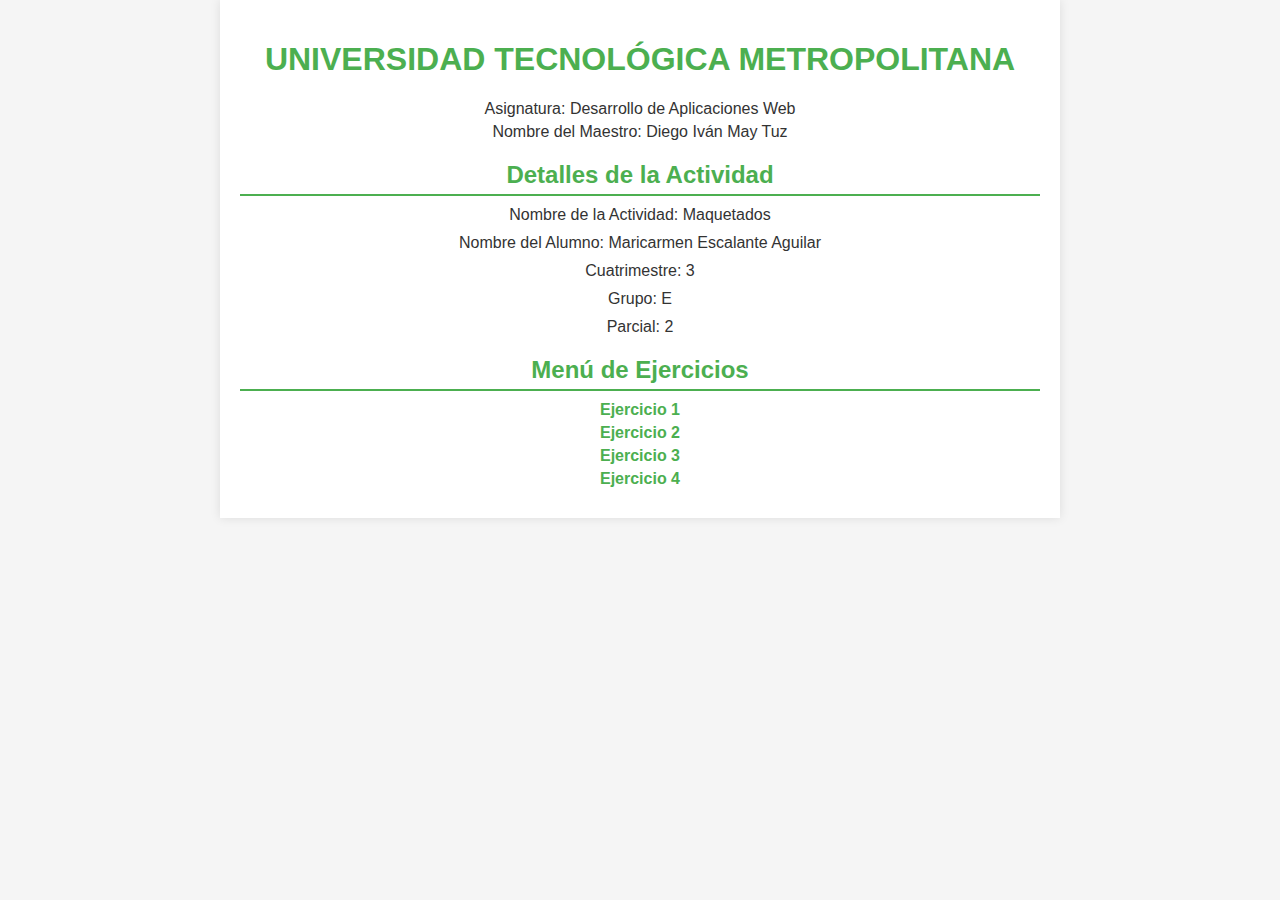
<file: Actividad1_P3_AW/index.html>
<!DOCTYPE html>
<html lang="es">
<head>
    <meta charset="UTF-8">
    <meta name="viewport" content="width=device-width, initial-scale=1.0">
    <title>Página Principal</title>
    <link rel="stylesheet" href="styles.css">
</head>
<body>
    <div class="container">
        <header>
            <h1>UNIVERSIDAD TECNOLÓGICA METROPOLITANA</h1>
            <p>Asignatura: Desarrollo de Aplicaciones Web </p>
            <p>Nombre del Maestro: Diego Iván May Tuz</p>
        </header>
        <main>
            <section>
                <h2>Detalles de la Actividad</h2>
                <p>Nombre de la Actividad: Maquetados</p>
                <p>Nombre del Alumno: Maricarmen Escalante Aguilar</p>
                <p>Cuatrimestre: 3</p>
                <p>Grupo: E</p>
                <p>Parcial: 2</p>
            </section>
            <nav>
                <h2>Menú de Ejercicios</h2>
                <ul>
                    <li><a href="ejercicio1.html">Ejercicio 1</a></li>
                    <li><a href="ejercicio2.html">Ejercicio 2</a></li>
                    <li><a href="ejercicio3.html">Ejercicio 3</a></li>
                    <li><a href="ejercicio4.html">Ejercicio 4</a></li>
                </ul>
            </nav>
        </main>
    </div>
</body>
</html>
</file>
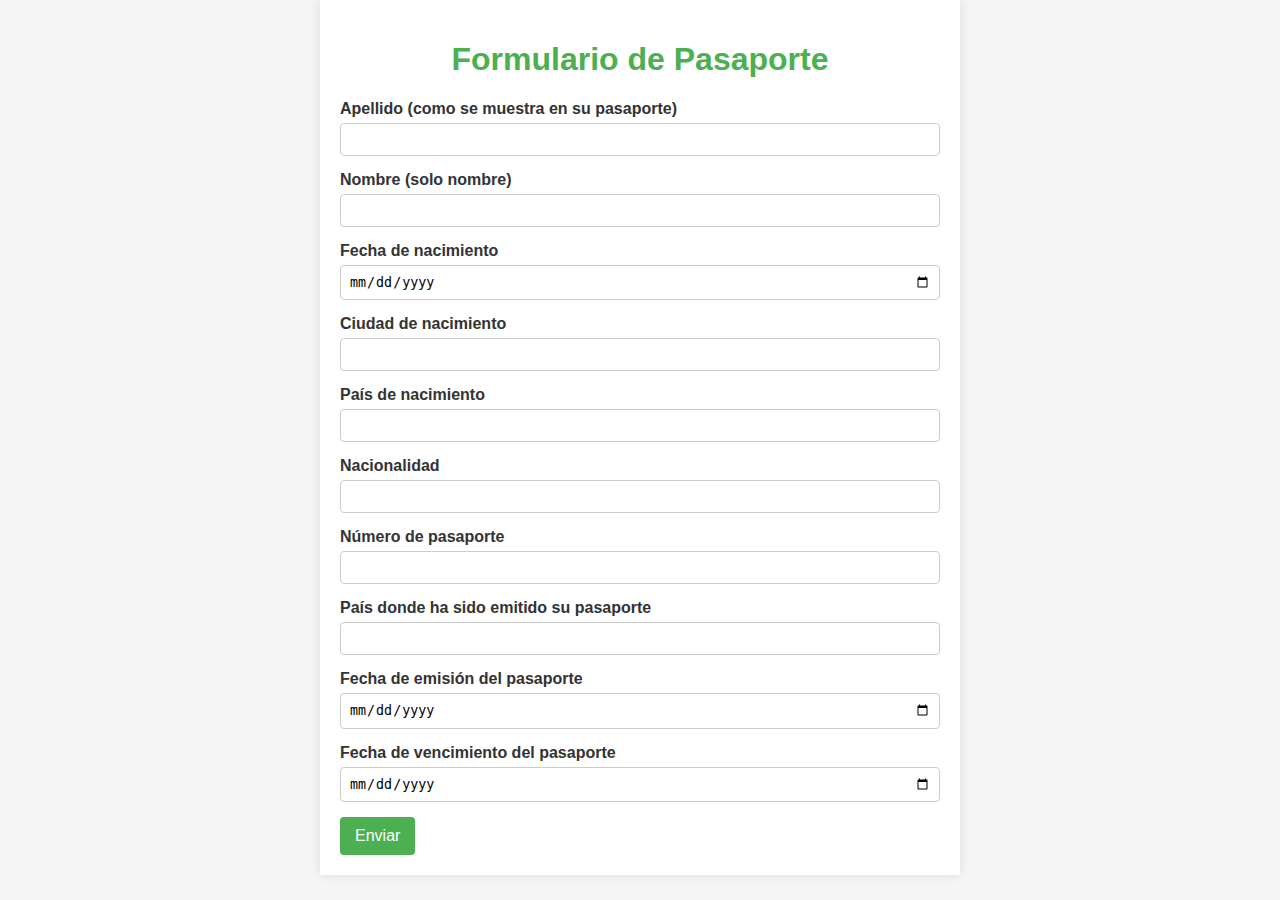
<file: Actividad1_P3_AW/ejercicio1.html>
<!DOCTYPE html>
<html lang="es">
<head>
    <meta charset="UTF-8">
    <meta name="viewport" content="width=device-width, initial-scale=1.0">
    <title>Ejercicio 1 - Formulario de Pasaporte</title>
    <link rel="stylesheet" href="stylesejer1.css">
</head>
<body>
    <div class="container">
        <header>
            <h1>Formulario de Pasaporte</h1>
        </header>
        <main>
            <form id="passportForm">
                <div class="form-group">
                    <label for="apellido">Apellido (como se muestra en su pasaporte)</label>
                    <input type="text" id="apellido" name="apellido" required>
                </div>
                <div class="form-group">
                    <label for="nombre">Nombre (solo nombre)</label>
                    <input type="text" id="nombre" name="nombre" required>
                </div>
                <div class="form-group">
                    <label for="fechaNacimiento">Fecha de nacimiento</label>
                    <input type="date" id="fechaNacimiento" name="fechaNacimiento" required>
                </div>
                <div class="form-group">
                    <label for="ciudadNacimiento">Ciudad de nacimiento</label>
                    <input type="text" id="ciudadNacimiento" name="ciudadNacimiento" required>
                </div>
                <div class="form-group">
                    <label for="paisNacimiento">País de nacimiento</label>
                    <input type="text" id="paisNacimiento" name="paisNacimiento" required>
                </div>
                <div class="form-group">
                    <label for="nacionalidad">Nacionalidad</label>
                    <input type="text" id="nacionalidad" name="nacionalidad" required>
                </div>
                <div class="form-group">
                    <label for="numPasaporte">Número de pasaporte</label>
                    <input type="text" id="numPasaporte" name="numPasaporte" required pattern="[A-Za-z0-9]{6,9}">
                </div>
                <div class="form-group">
                    <label for="paisEmision">País donde ha sido emitido su pasaporte</label>
                    <input type="text" id="paisEmision" name="paisEmision" required>
                </div>
                <div class="form-group">
                    <label for="fechaEmision">Fecha de emisión del pasaporte</label>
                    <input type="date" id="fechaEmision" name="fechaEmision" required>
                </div>
                <div class="form-group">
                    <label for="fechaVencimiento">Fecha de vencimiento del pasaporte</label>
                    <input type="date" id="fechaVencimiento" name="fechaVencimiento" required>
                </div>
                <button type="submit">Enviar</button>
            </form>
        </main>
    </div>
</body>
</html>
</file>
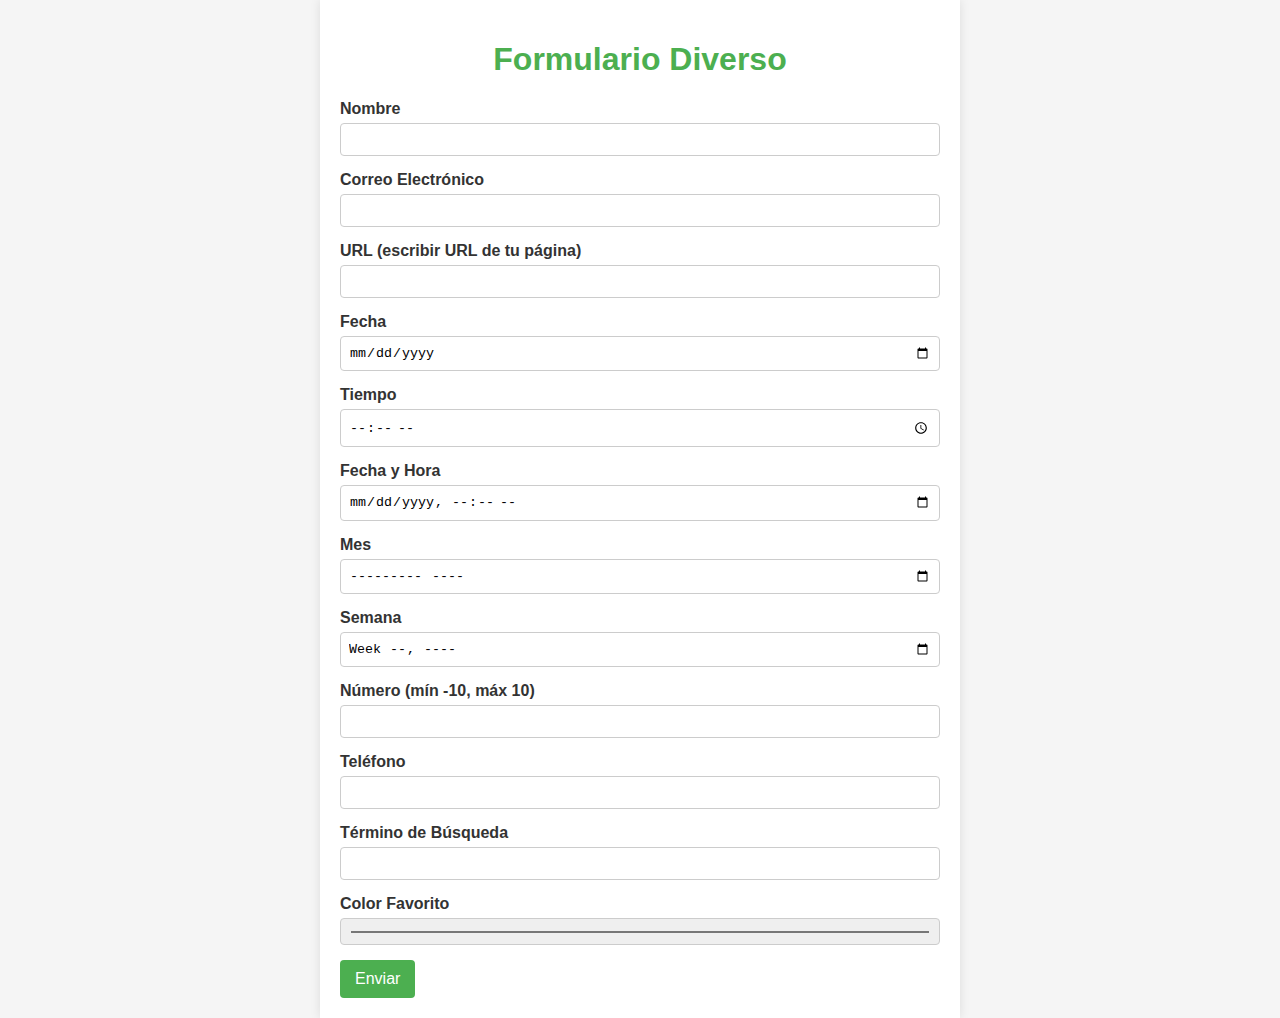
<file: Actividad1_P3_AW/ejercicio2.html>
<!DOCTYPE html>
<html lang="es">
<head>
    <meta charset="UTF-8">
    <meta name="viewport" content="width=device-width, initial-scale=1.0">
    <title>Ejercicio 2 - Formulario Diverso</title>
    <link rel="stylesheet" href="stylesejer2.css">
</head>
<body>
    <div class="container">
        <header>
            <h1>Formulario Diverso</h1>
        </header>
        <main>
            <form id="diverseForm">
                <div class="form-group">
                    <label for="nombre">Nombre</label>
                    <input type="text" id="nombre" name="nombre" required>
                </div>
                <div class="form-group">
                    <label for="correo">Correo Electrónico</label>
                    <input type="email" id="correo" name="correo" required>
                </div>
                <div class="form-group">
                    <label for="url">URL (escribir URL de tu página)</label>
                    <input type="url" id="url" name="url" required>
                </div>
                <div class="form-group">
                    <label for="fecha">Fecha</label>
                    <input type="date" id="fecha" name="fecha" required>
                </div>
                <div class="form-group">
                    <label for="tiempo">Tiempo</label>
                    <input type="time" id="tiempo" name="tiempo" required>
                </div>
                <div class="form-group">
                    <label for="fechaHora">Fecha y Hora</label>
                    <input type="datetime-local" id="fechaHora" name="fechaHora" required>
                </div>
                <div class="form-group">
                    <label for="mes">Mes</label>
                    <input type="month" id="mes" name="mes" required>
                </div>
                <div class="form-group">
                    <label for="semana">Semana</label>
                    <input type="week" id="semana" name="semana" required>
                </div>
                <div class="form-group">
                    <label for="numero">Número (mín -10, máx 10)</label>
                    <input type="number" id="numero" name="numero" min="-10" max="10" required>
                </div>
                <div class="form-group">
                    <label for="telefono">Teléfono</label>
                    <input type="tel" id="telefono" name="telefono" required>
                </div>
                <div class="form-group">
                    <label for="busqueda">Término de Búsqueda</label>
                    <input type="search" id="busqueda" name="busqueda" required>
                </div>
                <div class="form-group">
                    <label for="color">Color Favorito</label>
                    <input type="color" id="color" name="color" required>
                </div>
                <button type="submit">Enviar</button>
            </form>
        </main>
    </div>
</body>
</html>
</file>
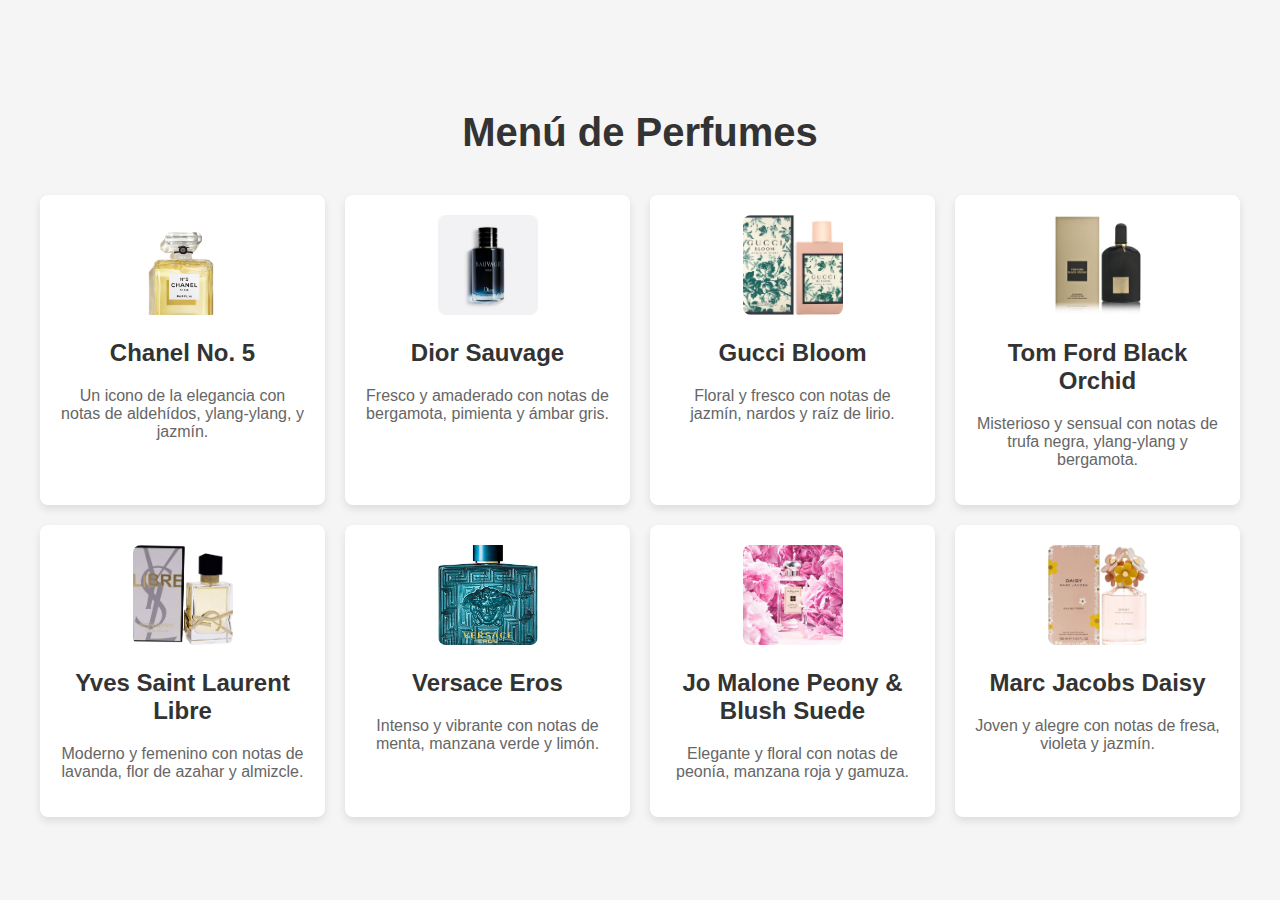
<file: Actividad1_P3_AW/ejercicio4.html>
<!DOCTYPE html>
<html lang="es">
<head>
    <meta charset="UTF-8">
    <meta name="viewport" content="width=device-width, initial-scale=1.0">
    <title>Ejercicio 4 - Menú de Perfumes</title>
    <link rel="stylesheet" href="stylesejer4.css">
</head>
<body>
    <div class="container">
        <h1>Menú de Perfumes</h1>
        <div class="perfume-grid">
            <div class="perfume-item">
                <img src="assets/chanelno.5.jpg" alt="Chanel No.5">
                <h2>Chanel No. 5</h2>
                <p>Un icono de la elegancia con notas de aldehídos, ylang-ylang, y jazmín.</p>
            </div>
            <div class="perfume-item">
                <img src="assets/diorsauvage.jpg" alt="Dior Sauvage">
                <h2>Dior Sauvage</h2>
                <p>Fresco y amaderado con notas de bergamota, pimienta y ámbar gris.</p>
            </div>
            <div class="perfume-item">
                <img src="assets/guccibloom.jpg" alt="Gucci Bloom">
                <h2>Gucci Bloom</h2>
                <p>Floral y fresco con notas de jazmín, nardos y raíz de lirio.</p>
            </div>
            <div class="perfume-item">
                <img src="assets/tomford.jpg" alt="Tom Ford Black Orchid">
                <h2>Tom Ford Black Orchid</h2>
                <p>Misterioso y sensual con notas de trufa negra, ylang-ylang y bergamota.</p>
            </div>
            <div class="perfume-item">
                <img src="assets/ysllibre.jpg" alt="Yves Saint Laurent Libre">
                <h2>Yves Saint Laurent Libre</h2>
                <p>Moderno y femenino con notas de lavanda, flor de azahar y almizcle.</p>
            </div>
            <div class="perfume-item">
                <img src="assets/versaceeros.jpg" alt="Versace Eros">
                <h2>Versace Eros</h2>
                <p>Intenso y vibrante con notas de menta, manzana verde y limón.</p>
            </div>
            <div class="perfume-item">
                <img src="assets/jomalonepeony.jpg" alt="Jo Malone Peony & Blush Suede">
                <h2>Jo Malone Peony & Blush Suede</h2>
                <p>Elegante y floral con notas de peonía, manzana roja y gamuza.</p>
            </div>
            <div class="perfume-item">
                <img src="assets/marcjacobs.jpg" alt="Marc Jacobs Daisy">
                <h2>Marc Jacobs Daisy</h2>
                <p>Joven y alegre con notas de fresa, violeta y jazmín.</p>
            </div>
        </div>
    </div>
</body>
</html>
</file>
<file: Actividad1_P3_AW/styles.css>
body {
    font-family: Arial, sans-serif;
    background-color: #f5f5f5;
    color: #333;
    margin: 0;
    padding: 0;
    text-align: center;
}

.container {
    max-width: 800px;
    margin: 0 auto;
    padding: 20px;
    background-color: #fff;
    box-shadow: 0 0 10px rgba(0, 0, 0, 0.1);
}

header {
    text-align: center;
    margin-bottom: 20px;
}

header h1 {
    font-size: 2em;
    color: #4CAF50;
}

header p {
    margin: 5px 0;
}

main {
    margin-top: 20px;
}

section h2, nav h2 {
    font-size: 1.5em;
    color: #4CAF50;
    border-bottom: 2px solid #4CAF50;
    padding-bottom: 5px;
    margin-bottom: 10px;
}

section p, nav ul {
    margin: 10px 0;
}

nav ul {
    list-style-type: none;
    padding: 0;
}

nav ul li {
    margin: 5px 0;
}

nav ul li a {
    text-decoration: none;
    color: #4CAF50;
    font-weight: bold;
}

nav ul li a:hover {
    text-decoration: underline;
}
</file>
<file: Actividad1_P3_AW/stylesejer1.css>
body {
    font-family: Arial, sans-serif;
    background-color: #f5f5f5;
    color: #333;
    margin: 0;
    padding: 0;
}

.container {
    max-width: 600px;
    margin: 0 auto;
    padding: 20px;
    background-color: #fff;
    box-shadow: 0 0 10px rgba(0, 0, 0, 0.1);
}

header {
    text-align: center;
    margin-bottom: 20px;
}

header h1 {
    font-size: 2em;
    color: #4CAF50;
}

main {
    margin-top: 20px;
}

.form-group {
    margin-bottom: 15px;
}

.form-group label {
    display: block;
    margin-bottom: 5px;
    font-weight: bold;
}

.form-group input, .form-group select {
    width: 100%;
    padding: 8px;
    box-sizing: border-box;
    border: 1px solid #ccc;
    border-radius: 4px;
}

.date-group {
    display: flex;
    justify-content: space-between;
}

.date-group select {
    width: 32%;
}

button[type="submit"] {
    background-color: #4CAF50;
    color: white;
    padding: 10px 15px;
    border: none;
    border-radius: 4px;
    cursor: pointer;
    font-size: 1em;
}

button[type="submit"]:hover {
    background-color: #45a049;
}
</file>
<file: Actividad1_P3_AW/stylesejer2.css>
body {
    font-family: Arial, sans-serif;
    background-color: #f5f5f5;
    color: #333;
    margin: 0;
    padding: 0;
}

.container {
    max-width: 600px;
    margin: 0 auto;
    padding: 20px;
    background-color: #fff;
    box-shadow: 0 0 10px rgba(0, 0, 0, 0.1);
}

header {
    text-align: center;
    margin-bottom: 20px;
}

header h1 {
    font-size: 2em;
    color: #4CAF50;
}

main {
    margin-top: 20px;
}

.form-group {
    margin-bottom: 15px;
}

.form-group label {
    display: block;
    margin-bottom: 5px;
    font-weight: bold;
}

.form-group input {
    width: 100%;
    padding: 8px;
    box-sizing: border-box;
    border: 1px solid #ccc;
    border-radius: 4px;
}

button[type="submit"] {
    background-color: #4CAF50;
    color: white;
    padding: 10px 15px;
    border: none;
    border-radius: 4px;
    cursor: pointer;
    font-size: 1em;
}

button[type="submit"]:hover {
    background-color: #45a049;
}
</file>
<file: Actividad1_P3_AW/stylesejer4.css>
body {
    font-family: Arial, sans-serif;
    background-color: #f5f5f5;
    margin: 0;
    padding: 0;
    display: flex;
    justify-content: center;
    align-items: center;
    height: 100vh;
    text-align: center;
}

.container {
    max-width: 1200px;
    width: 100%;
    padding: 20px;
}

h1 {
    margin-bottom: 40px;
    font-size: 2.5em;
    color: #333;
}

.perfume-grid {
    display: grid;
    grid-template-columns: repeat(4, 1fr);
    gap: 20px;
}

.perfume-item {
    background-color: #fff;
    padding: 20px;
    border-radius: 8px;
    box-shadow: 0 4px 8px rgba(0, 0, 0, 0.1);
    transition: transform 0.3s, box-shadow 0.3s;
}

.perfume-item:hover {
    transform: translateY(-10px);
    box-shadow: 0 12px 24px rgba(0, 0, 0, 0.2);
}

.perfume-item img {
    width: 100px;
    height: 100px;
    object-fit: cover;
    border-radius: 8px;
    margin-bottom: 20px;
}

.perfume-item h2 {
    margin-top: 0;
    font-size: 1.5em;
    color: #333;
}

.perfume-item p {
    font-size: 1em;
    color: #666;
}
</file>
